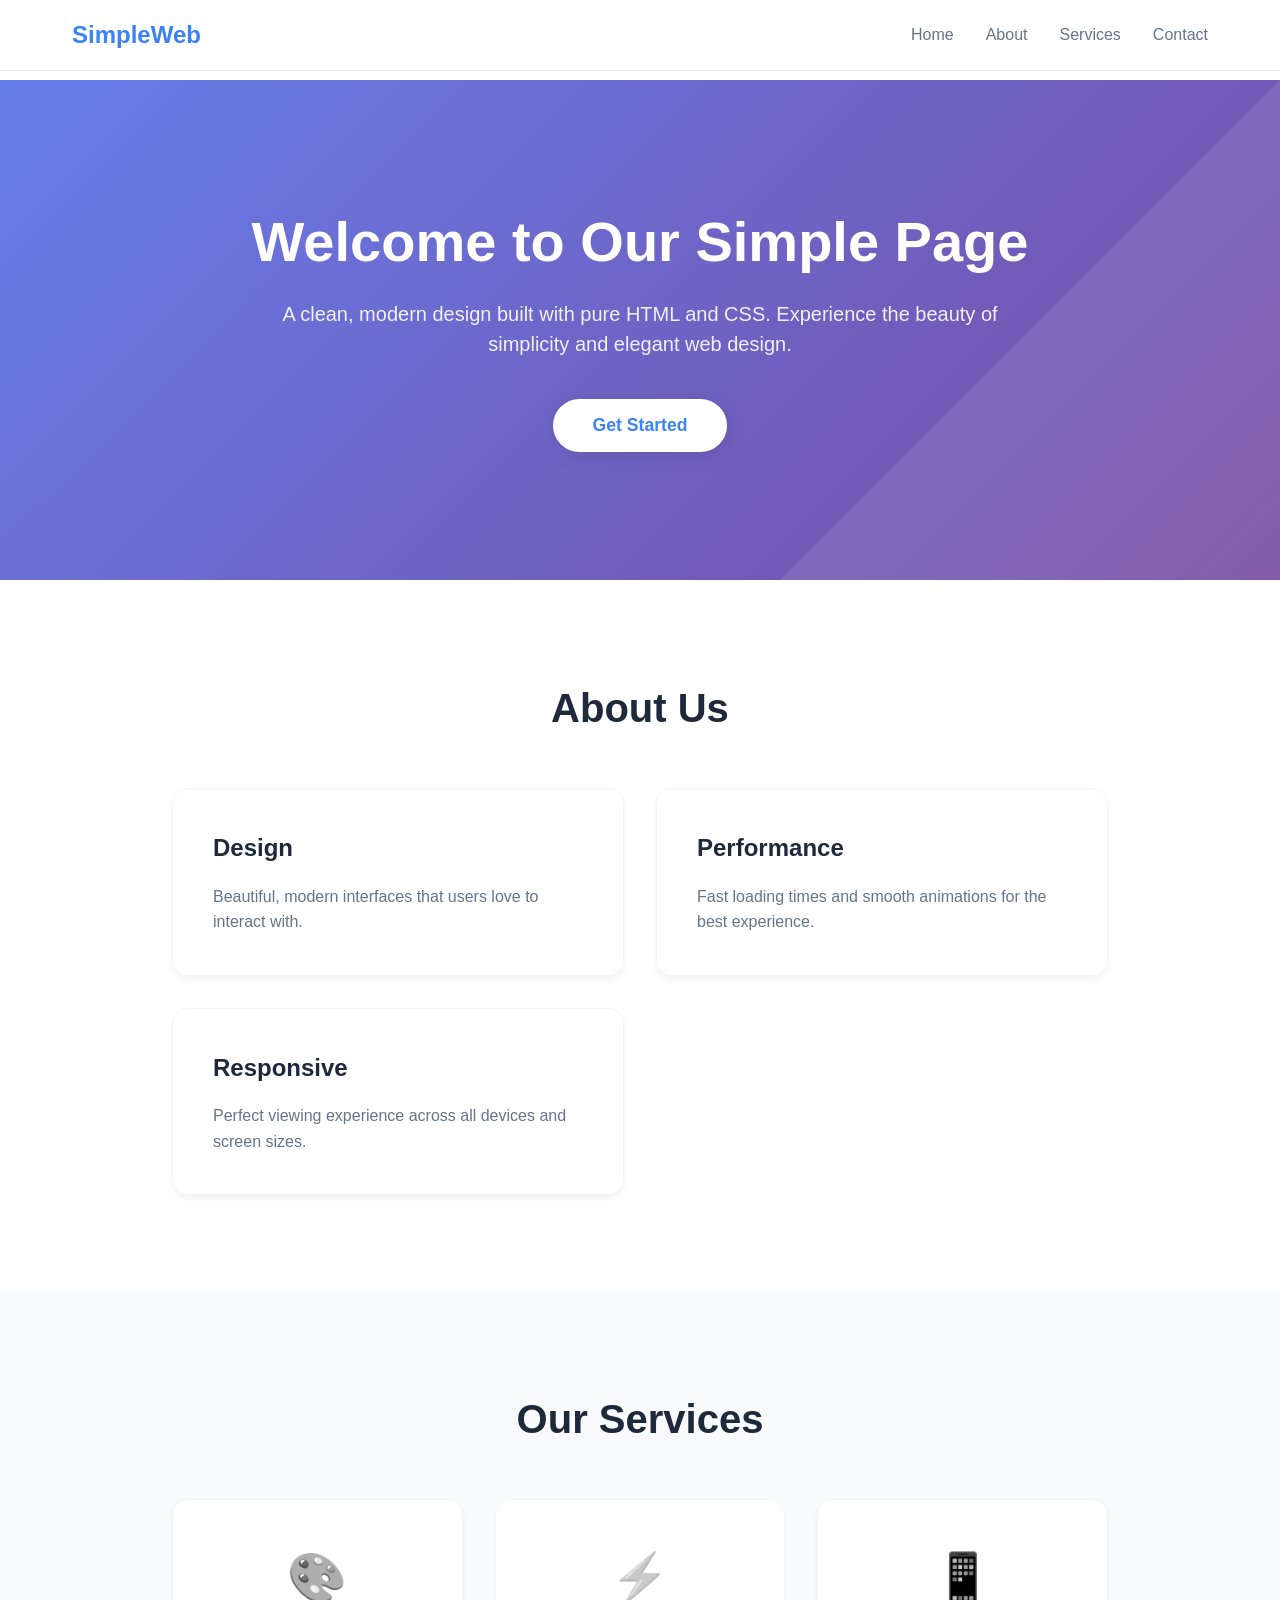
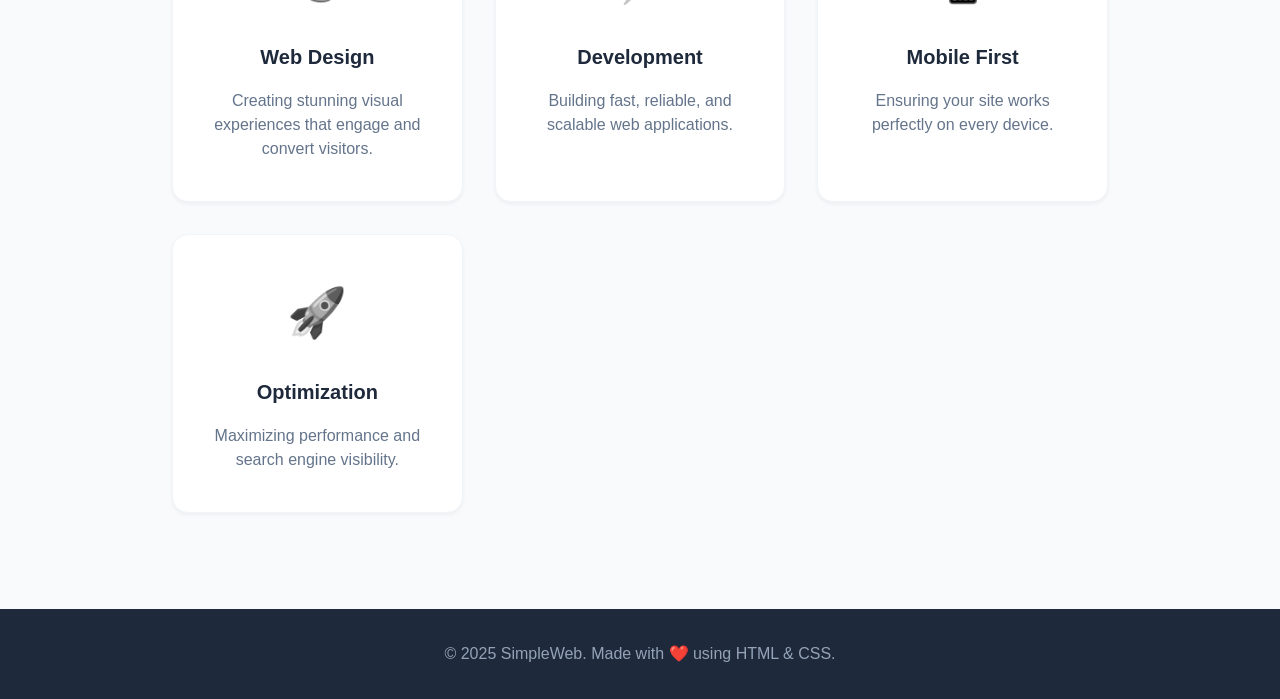
<file: templates/business-services.html>
<!doctype html>
<html lang="en">
<head>
    <meta charset="UTF-8" />
    <link rel="icon" type="image/svg+xml" href="/vite.svg" />
    <meta name="viewport" content="width=device-width, initial-scale=1.0" />
    <title>Simple HTML CSS Page</title>
    <style>
        /* Reset and base styles */
        * {
            margin: 0;
            padding: 0;
            box-sizing: border-box;
        }

        body {
            font-family: 'Inter', -apple-system, BlinkMacSystemFont, 'Segoe UI', Roboto, sans-serif;
            line-height: 1.6;
            color: #333;
            background-color: #ffffff;
        }

        .container {
            max-width: 1200px;
            margin: 0 auto;
            padding: 0 2rem;
        }

        /* Header and Navigation */
        .header {
            background: rgba(255, 255, 255, 0.95);
            backdrop-filter: blur(10px);
            border-bottom: 1px solid rgba(0, 0, 0, 0.1);
            position: fixed;
            top: 0;
            left: 0;
            right: 0;
            z-index: 1000;
            transition: all 0.3s ease;
        }

        .nav {
            display: flex;
            justify-content: space-between;
            align-items: center;
            padding: 1rem 2rem;
            max-width: 1200px;
            margin: 0 auto;
        }

        .logo h2 {
            color: #3b82f6;
            font-weight: 700;
            font-size: 1.5rem;
        }

        .nav-links {
            display: flex;
            list-style: none;
            gap: 2rem;
        }

        .nav-links a {
            text-decoration: none;
            color: #64748b;
            font-weight: 500;
            transition: color 0.3s ease;
            position: relative;
        }

        .nav-links a:hover {
            color: #3b82f6;
        }

        .nav-links a::after {
            content: '';
            position: absolute;
            bottom: -4px;
            left: 0;
            width: 0;
            height: 2px;
            background: #3b82f6;
            transition: width 0.3s ease;
        }

        .nav-links a:hover::after {
            width: 100%;
        }

        /* Main content */
        .main {
            margin-top: 80px;
        }

        /* Hero section */
        .hero {
            background: linear-gradient(135deg, #667eea 0%, #764ba2 100%);
            color: white;
            padding: 8rem 2rem;
            text-align: center;
            position: relative;
            overflow: hidden;
        }

        .hero::before {
            content: '';
            position: absolute;
            top: 0;
            left: 0;
            right: 0;
            bottom: 0;
            background: url('data:image/svg+xml,<svg xmlns="http://www.w3.org/2000/svg" viewBox="0 0 1000 1000"><polygon fill="rgba(255,255,255,0.1)" points="0,1000 1000,0 1000,1000"/></svg>');
            background-size: cover;
        }

        .hero-content {
            position: relative;
            z-index: 1;
            max-width: 800px;
            margin: 0 auto;
        }

        .hero-title {
            font-size: 3.5rem;
            font-weight: 700;
            margin-bottom: 1.5rem;
            line-height: 1.2;
        }

        .hero-description {
            font-size: 1.25rem;
            margin-bottom: 2.5rem;
            opacity: 0.9;
            line-height: 1.5;
        }

        .cta-button {
            background: #ffffff;
            color: #3b82f6;
            padding: 1rem 2.5rem;
            border: none;
            border-radius: 50px;
            font-size: 1.1rem;
            font-weight: 600;
            cursor: pointer;
            transition: all 0.3s ease;
            box-shadow: 0 4px 20px rgba(0, 0, 0, 0.1);
        }

        .cta-button:hover {
            transform: translateY(-2px);
            box-shadow: 0 8px 30px rgba(0, 0, 0, 0.15);
            background: #f8fafc;
        }

        /* Sections */
        .section {
            padding: 6rem 0;
        }

        .section-title {
            text-align: center;
            font-size: 2.5rem;
            font-weight: 700;
            margin-bottom: 3rem;
            color: #1e293b;
        }

        /* Cards */
        .cards {
            display: grid;
            grid-template-columns: repeat(auto-fit, minmax(300px, 1fr));
            gap: 2rem;
            max-width: 1000px;
            margin: 0 auto;
            padding: 0 2rem;
        }

        .card {
            background: white;
            padding: 2.5rem;
            border-radius: 16px;
            box-shadow: 0 4px 6px rgba(0, 0, 0, 0.05);
            transition: all 0.3s ease;
            border: 1px solid #f1f5f9;
        }

        .card:hover {
            transform: translateY(-8px);
            box-shadow: 0 20px 40px rgba(0, 0, 0, 0.1);
        }

        .card h3 {
            font-size: 1.5rem;
            font-weight: 600;
            margin-bottom: 1rem;
            color: #1e293b;
        }

        .card p {
            color: #64748b;
            line-height: 1.6;
        }

        /* Services section */
        .services-section {
            background: #f8fafc;
        }

        .services-grid {
            display: grid;
            grid-template-columns: repeat(auto-fit, minmax(250px, 1fr));
            gap: 2rem;
            max-width: 1000px;
            margin: 0 auto;
            padding: 0 2rem;
        }

        .service-item {
            background: white;
            padding: 2.5rem 2rem;
            border-radius: 16px;
            text-align: center;
            transition: all 0.3s ease;
            box-shadow: 0 2px 4px rgba(0, 0, 0, 0.05);
            border: 1px solid #f1f5f9;
        }

        .service-item:hover {
            transform: translateY(-4px);
            box-shadow: 0 12px 30px rgba(0, 0, 0, 0.1);
        }

        .service-icon {
            font-size: 3rem;
            margin-bottom: 1.5rem;
            filter: grayscale(1);
            transition: filter 0.3s ease;
        }

        .service-item:hover .service-icon {
            filter: grayscale(0);
        }

        .service-item h3 {
            font-size: 1.25rem;
            font-weight: 600;
            margin-bottom: 1rem;
            color: #1e293b;
        }

        .service-item p {
            color: #64748b;
            line-height: 1.5;
        }

        /* Footer */
        .footer {
            background: #1e293b;
            color: white;
            text-align: center;
            padding: 2rem 0;
        }

        .footer p {
            color: #94a3b8;
        }

        /* Responsive design */
        @media (max-width: 768px) {
            .nav {
                flex-direction: column;
                gap: 1rem;
                padding: 1rem;
            }

            .nav-links {
                gap: 1rem;
            }

            .hero {
                padding: 6rem 1rem;
            }

            .hero-title {
                font-size: 2.5rem;
            }

            .hero-description {
                font-size: 1.1rem;
            }

            .section {
                padding: 4rem 0;
            }

            .section-title {
                font-size: 2rem;
            }

            .cards {
                grid-template-columns: 1fr;
                padding: 0 1rem;
            }

            .services-grid {
                grid-template-columns: 1fr;
                padding: 0 1rem;
            }
        }

        @media (max-width: 480px) {
            .hero-title {
                font-size: 2rem;
            }

            .cta-button {
                padding: 0.875rem 2rem;
                font-size: 1rem;
            }

            .card {
                padding: 2rem;
            }

            .service-item {
                padding: 2rem 1.5rem;
            }
        }

        /* Smooth scrolling */
        html {
            scroll-behavior: smooth;
        }

        /* Animation for elements coming into view */
        @keyframes fadeInUp {
            from {
                opacity: 0;
                transform: translateY(30px);
            }
            to {
                opacity: 1;
                transform: translateY(0);
            }
        }

        .card,
        .service-item {
            animation: fadeInUp 0.6s ease forwards;
        }

        /* Subtle hover effects for interactive elements */
        a, button, .card, .service-item {
            cursor: pointer;
        }

        /* Focus states for accessibility */
        button:focus,
        a:focus {
            outline: 2px solid #3b82f6;
            outline-offset: 2px;
        }
    </style>
</head>
<body>
<header class="header">
    <nav class="nav">
        <div class="logo">
            <h2>SimpleWeb</h2>
        </div>
        <ul class="nav-links">
            <li><a href="#home">Home</a></li>
            <li><a href="#about">About</a></li>
            <li><a href="#services">Services</a></li>
            <li><a href="#contact">Contact</a></li>
        </ul>
    </nav>
</header>

<main class="main">
    <section id="home" class="hero">
        <div class="hero-content">
            <h1 class="hero-title">Welcome to Our Simple Page</h1>
            <p class="hero-description">
                A clean, modern design built with pure HTML and CSS.
                Experience the beauty of simplicity and elegant web design.
            </p>
            <button class="cta-button">Get Started</button>
        </div>
    </section>

    <section id="about" class="section">
        <div class="container">
            <h2 class="section-title">About Us</h2>
            <div class="cards">
                <div class="card">
                    <h3>Design</h3>
                    <p>Beautiful, modern interfaces that users love to interact with.</p>
                </div>
                <div class="card">
                    <h3>Performance</h3>
                    <p>Fast loading times and smooth animations for the best experience.</p>
                </div>
                <div class="card">
                    <h3>Responsive</h3>
                    <p>Perfect viewing experience across all devices and screen sizes.</p>
                </div>
            </div>
        </div>
    </section>

    <section id="services" class="section services-section">
        <div class="container">
            <h2 class="section-title">Our Services</h2>
            <div class="services-grid">
                <div class="service-item">
                    <div class="service-icon">🎨</div>
                    <h3>Web Design</h3>
                    <p>Creating stunning visual experiences that engage and convert visitors.</p>
                </div>
                <div class="service-item">
                    <div class="service-icon">⚡</div>
                    <h3>Development</h3>
                    <p>Building fast, reliable, and scalable web applications.</p>
                </div>
                <div class="service-item">
                    <div class="service-icon">📱</div>
                    <h3>Mobile First</h3>
                    <p>Ensuring your site works perfectly on every device.</p>
                </div>
                <div class="service-item">
                    <div class="service-icon">🚀</div>
                    <h3>Optimization</h3>
                    <p>Maximizing performance and search engine visibility.</p>
                </div>
            </div>
        </div>
    </section>
</main>

<footer class="footer">
    <div class="container">
        <p>&copy; 2025 SimpleWeb. Made with ❤️ using HTML & CSS.</p>
    </div>
</footer>
</body>
</html>
</file>
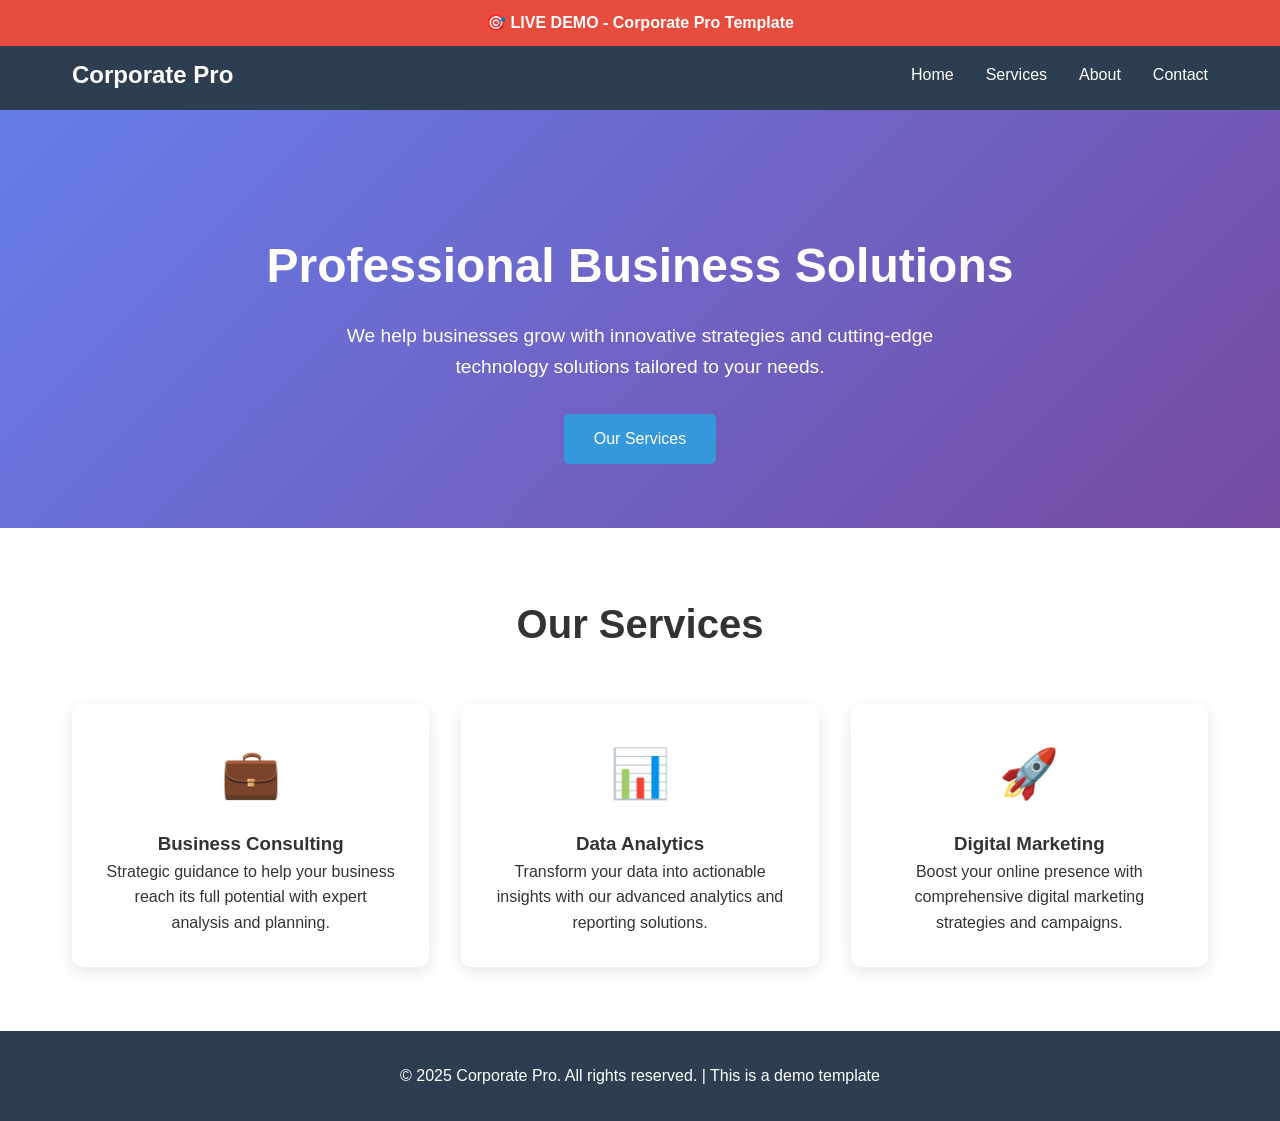
<file: templates/corportate-pro.html>
<!DOCTYPE html>
<html lang="en">
<head>
    <meta charset="UTF-8">
    <meta name="viewport" content="width=device-width, initial-scale=1.0">
    <title>Corporate Pro - Business Template</title>
    <style>
        * {
            margin: 0;
            padding: 0;
            box-sizing: border-box;
        }
        
        body {
            font-family: 'Arial', sans-serif;
            line-height: 1.6;
            color: #333;
        }
        
        .header {
            background: #2c3e50;
            color: white;
            padding: 1rem 0;
            position: fixed;
            width: 100%;
            top: 0;
            z-index: 1000;
        }
        
        .nav {
            max-width: 1200px;
            margin: 0 auto;
            display: flex;
            justify-content: space-between;
            align-items: center;
            padding: 0 2rem;
        }
        
        .logo {
            font-size: 1.5rem;
            font-weight: bold;
        }
        
        .nav-links {
            display: flex;
            list-style: none;
            gap: 2rem;
        }
        
        .nav-links a {
            color: white;
            text-decoration: none;
            transition: color 0.3s;
        }
        
        .nav-links a:hover {
            color: #3498db;
        }
        
        .hero {
            background: linear-gradient(135deg, #667eea 0%, #764ba2 100%);
            color: white;
            padding: 8rem 2rem 4rem;
            text-align: center;
            margin-top: 60px;
        }
        
        .hero h1 {
            font-size: 3rem;
            margin-bottom: 1rem;
        }
        
        .hero p {
            font-size: 1.2rem;
            margin-bottom: 2rem;
            max-width: 600px;
            margin-left: auto;
            margin-right: auto;
        }
        
        .btn {
            display: inline-block;
            background: #3498db;
            color: white;
            padding: 12px 30px;
            text-decoration: none;
            border-radius: 5px;
            transition: background 0.3s;
        }
        
        .btn:hover {
            background: #2980b9;
        }
        
        .services {
            padding: 4rem 2rem;
            max-width: 1200px;
            margin: 0 auto;
        }
        
        .services h2 {
            text-align: center;
            margin-bottom: 3rem;
            font-size: 2.5rem;
        }
        
        .service-grid {
            display: grid;
            grid-template-columns: repeat(auto-fit, minmax(300px, 1fr));
            gap: 2rem;
        }
        
        .service-card {
            background: white;
            padding: 2rem;
            border-radius: 10px;
            box-shadow: 0 5px 15px rgba(0,0,0,0.1);
            text-align: center;
            transition: transform 0.3s;
        }
        
        .service-card:hover {
            transform: translateY(-5px);
        }
        
        .service-icon {
            font-size: 3rem;
            margin-bottom: 1rem;
        }
        
        .footer {
            background: #2c3e50;
            color: white;
            text-align: center;
            padding: 2rem;
        }
        
        .demo-banner {
            background: #e74c3c;
            color: white;
            text-align: center;
            padding: 10px;
            position: fixed;
            top: 0;
            width: 100%;
            z-index: 1001;
            font-weight: bold;
        }
        
        .header {
            top: 40px;
        }
        
        .hero {
            margin-top: 100px;
        }
    </style>
</head>
<body>
    <div class="demo-banner">
        🎯 LIVE DEMO - Corporate Pro Template
    </div>
    
    <header class="header">
        <nav class="nav">
            <div class="logo">Corporate Pro</div>
            <ul class="nav-links">
                <li><a href="#home">Home</a></li>
                <li><a href="#services">Services</a></li>
                <li><a href="#about">About</a></li>
                <li><a href="#contact">Contact</a></li>
            </ul>
        </nav>
    </header>
    
    <section class="hero">
        <h1>Professional Business Solutions</h1>
        <p>We help businesses grow with innovative strategies and cutting-edge technology solutions tailored to your needs.</p>
        <a href="#services" class="btn">Our Services</a>
    </section>
    
    <section class="services" id="services">
        <h2>Our Services</h2>
        <div class="service-grid">
            <div class="service-card">
                <div class="service-icon">💼</div>
                <h3>Business Consulting</h3>
                <p>Strategic guidance to help your business reach its full potential with expert analysis and planning.</p>
            </div>
            <div class="service-card">
                <div class="service-icon">📊</div>
                <h3>Data Analytics</h3>
                <p>Transform your data into actionable insights with our advanced analytics and reporting solutions.</p>
            </div>
            <div class="service-card">
                <div class="service-icon">🚀</div>
                <h3>Digital Marketing</h3>
                <p>Boost your online presence with comprehensive digital marketing strategies and campaigns.</p>
            </div>
        </div>
    </section>
    
    <footer class="footer">
        <p>&copy; 2025 Corporate Pro. All rights reserved. | This is a demo template</p>
    </footer>
</body>
</html>
</file>
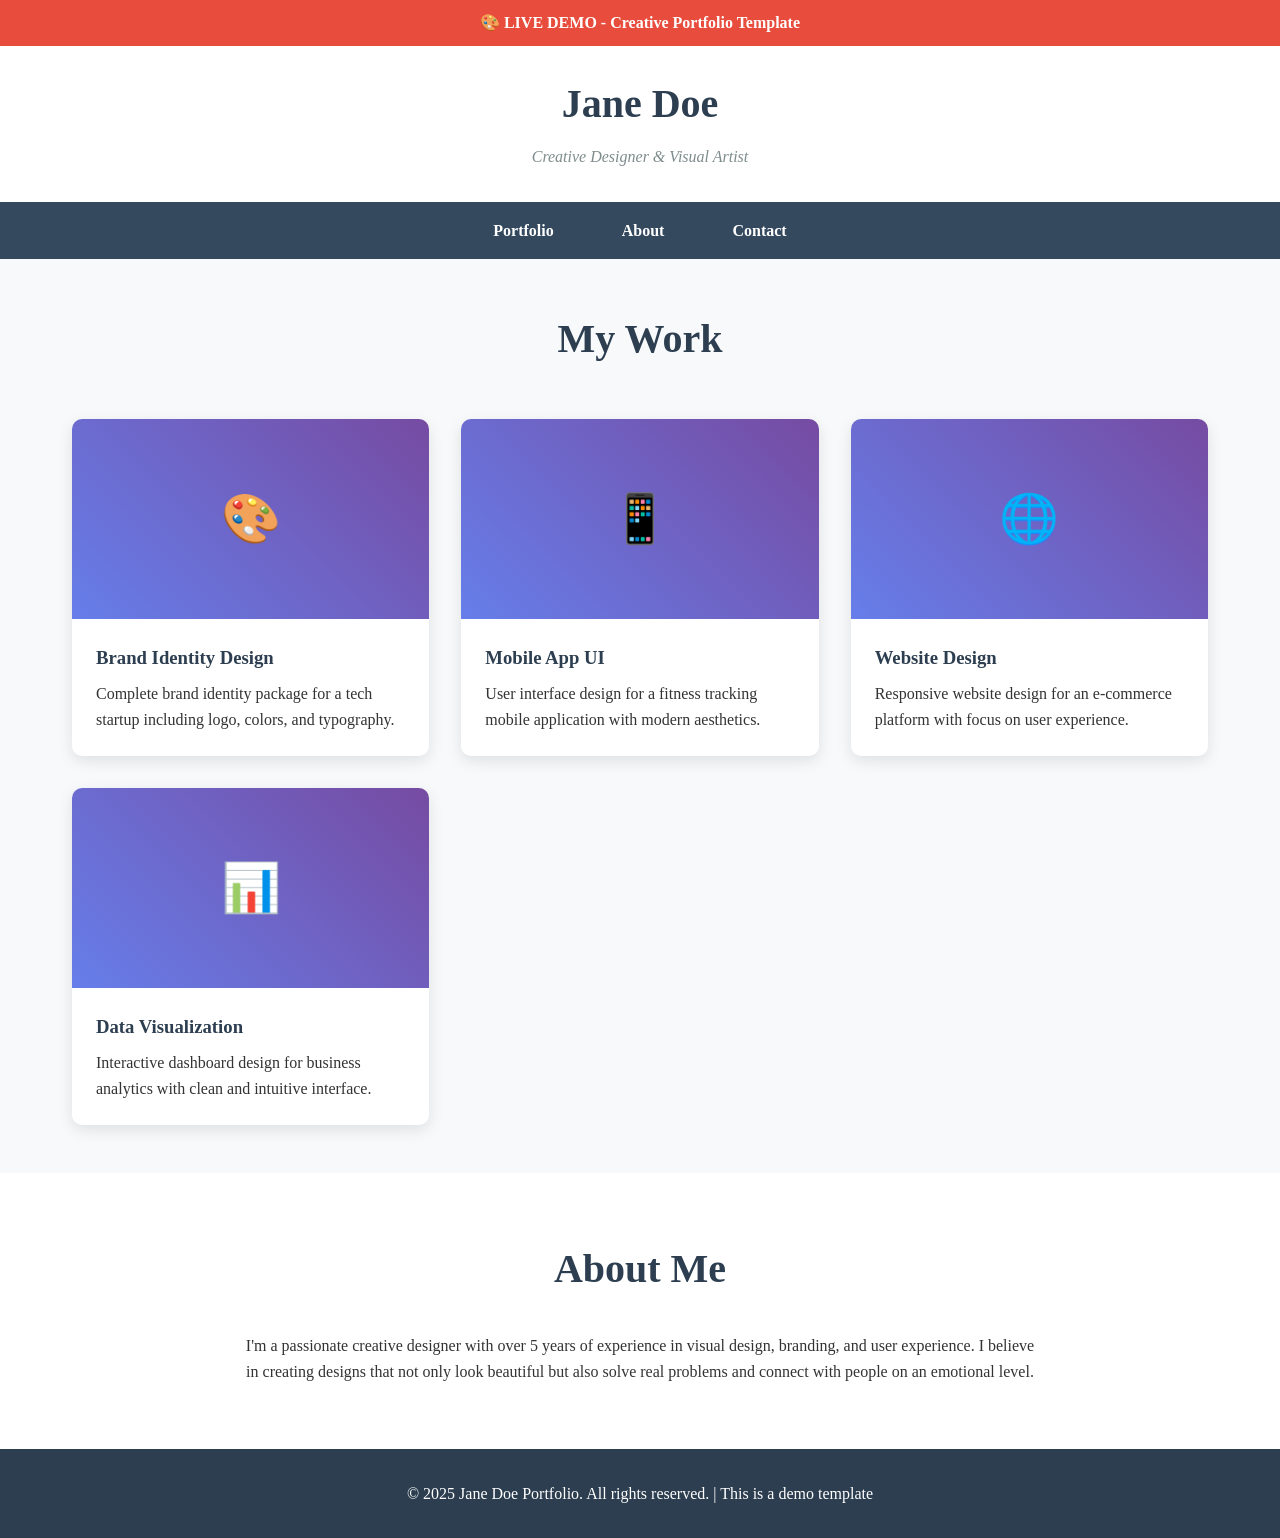
<file: templates/creative-portfolio.html>
<!DOCTYPE html>
<html lang="en">
<head>
    <meta charset="UTF-8">
    <meta name="viewport" content="width=device-width, initial-scale=1.0">
    <title>Creative Portfolio - Designer Template</title>
    <style>
        * {
            margin: 0;
            padding: 0;
            box-sizing: border-box;
        }
        
        body {
            font-family: 'Georgia', serif;
            line-height: 1.6;
            color: #333;
            background: #f8f9fa;
        }
        
        .demo-banner {
            background: #e74c3c;
            color: white;
            text-align: center;
            padding: 10px;
            position: fixed;
            top: 0;
            width: 100%;
            z-index: 1001;
            font-weight: bold;
        }
        
        .header {
            background: white;
            padding: 2rem;
            text-align: center;
            margin-top: 40px;
            box-shadow: 0 2px 10px rgba(0,0,0,0.1);
        }
        
        .header h1 {
            font-size: 2.5rem;
            margin-bottom: 0.5rem;
            color: #2c3e50;
        }
        
        .header p {
            color: #7f8c8d;
            font-style: italic;
        }
        
        .nav {
            background: #34495e;
            padding: 1rem;
            text-align: center;
        }
        
        .nav a {
            color: white;
            text-decoration: none;
            margin: 0 2rem;
            font-weight: bold;
            transition: color 0.3s;
        }
        
        .nav a:hover {
            color: #e67e22;
        }
        
        .portfolio {
            max-width: 1200px;
            margin: 3rem auto;
            padding: 0 2rem;
        }
        
        .portfolio h2 {
            text-align: center;
            margin-bottom: 3rem;
            font-size: 2.5rem;
            color: #2c3e50;
        }
        
        .gallery {
            display: grid;
            grid-template-columns: repeat(auto-fit, minmax(300px, 1fr));
            gap: 2rem;
        }
        
        .gallery-item {
            background: white;
            border-radius: 10px;
            overflow: hidden;
            box-shadow: 0 5px 15px rgba(0,0,0,0.1);
            transition: transform 0.3s;
        }
        
        .gallery-item:hover {
            transform: scale(1.05);
        }
        
        .gallery-img {
            width: 100%;
            height: 200px;
            background: linear-gradient(45deg, #667eea, #764ba2);
            display: flex;
            align-items: center;
            justify-content: center;
            color: white;
            font-size: 3rem;
        }
        
        .gallery-content {
            padding: 1.5rem;
        }
        
        .gallery-content h3 {
            margin-bottom: 0.5rem;
            color: #2c3e50;
        }
        
        .about {
            background: white;
            padding: 4rem 2rem;
            margin-top: 3rem;
        }
        
        .about-content {
            max-width: 800px;
            margin: 0 auto;
            text-align: center;
        }
        
        .about h2 {
            margin-bottom: 2rem;
            font-size: 2.5rem;
            color: #2c3e50;
        }
        
        .footer {
            background: #2c3e50;
            color: white;
            text-align: center;
            padding: 2rem;
        }
    </style>
</head>
<body>
    <div class="demo-banner">
        🎨 LIVE DEMO - Creative Portfolio Template
    </div>
    
    <header class="header">
        <h1>Jane Doe</h1>
        <p>Creative Designer & Visual Artist</p>
    </header>
    
    <nav class="nav">
        <a href="#portfolio">Portfolio</a>
        <a href="#about">About</a>
        <a href="#contact">Contact</a>
    </nav>
    
    <section class="portfolio" id="portfolio">
        <h2>My Work</h2>
        <div class="gallery">
            <div class="gallery-item">
                <div class="gallery-img">🎨</div>
                <div class="gallery-content">
                    <h3>Brand Identity Design</h3>
                    <p>Complete brand identity package for a tech startup including logo, colors, and typography.</p>
                </div>
            </div>
            <div class="gallery-item">
                <div class="gallery-img">📱</div>
                <div class="gallery-content">
                    <h3>Mobile App UI</h3>
                    <p>User interface design for a fitness tracking mobile application with modern aesthetics.</p>
                </div>
            </div>
            <div class="gallery-item">
                <div class="gallery-img">🌐</div>
                <div class="gallery-content">
                    <h3>Website Design</h3>
                    <p>Responsive website design for an e-commerce platform with focus on user experience.</p>
                </div>
            </div>
            <div class="gallery-item">
                <div class="gallery-img">📊</div>
                <div class="gallery-content">
                    <h3>Data Visualization</h3>
                    <p>Interactive dashboard design for business analytics with clean and intuitive interface.</p>
                </div>
            </div>
        </div>
    </section>
    
    <section class="about" id="about">
        <div class="about-content">
            <h2>About Me</h2>
            <p>I'm a passionate creative designer with over 5 years of experience in visual design, branding, and user experience. I believe in creating designs that not only look beautiful but also solve real problems and connect with people on an emotional level.</p>
        </div>
    </section>
    
    <footer class="footer">
        <p>&copy; 2025 Jane Doe Portfolio. All rights reserved. | This is a demo template</p>
    </footer>
</body>
</html>
</file>
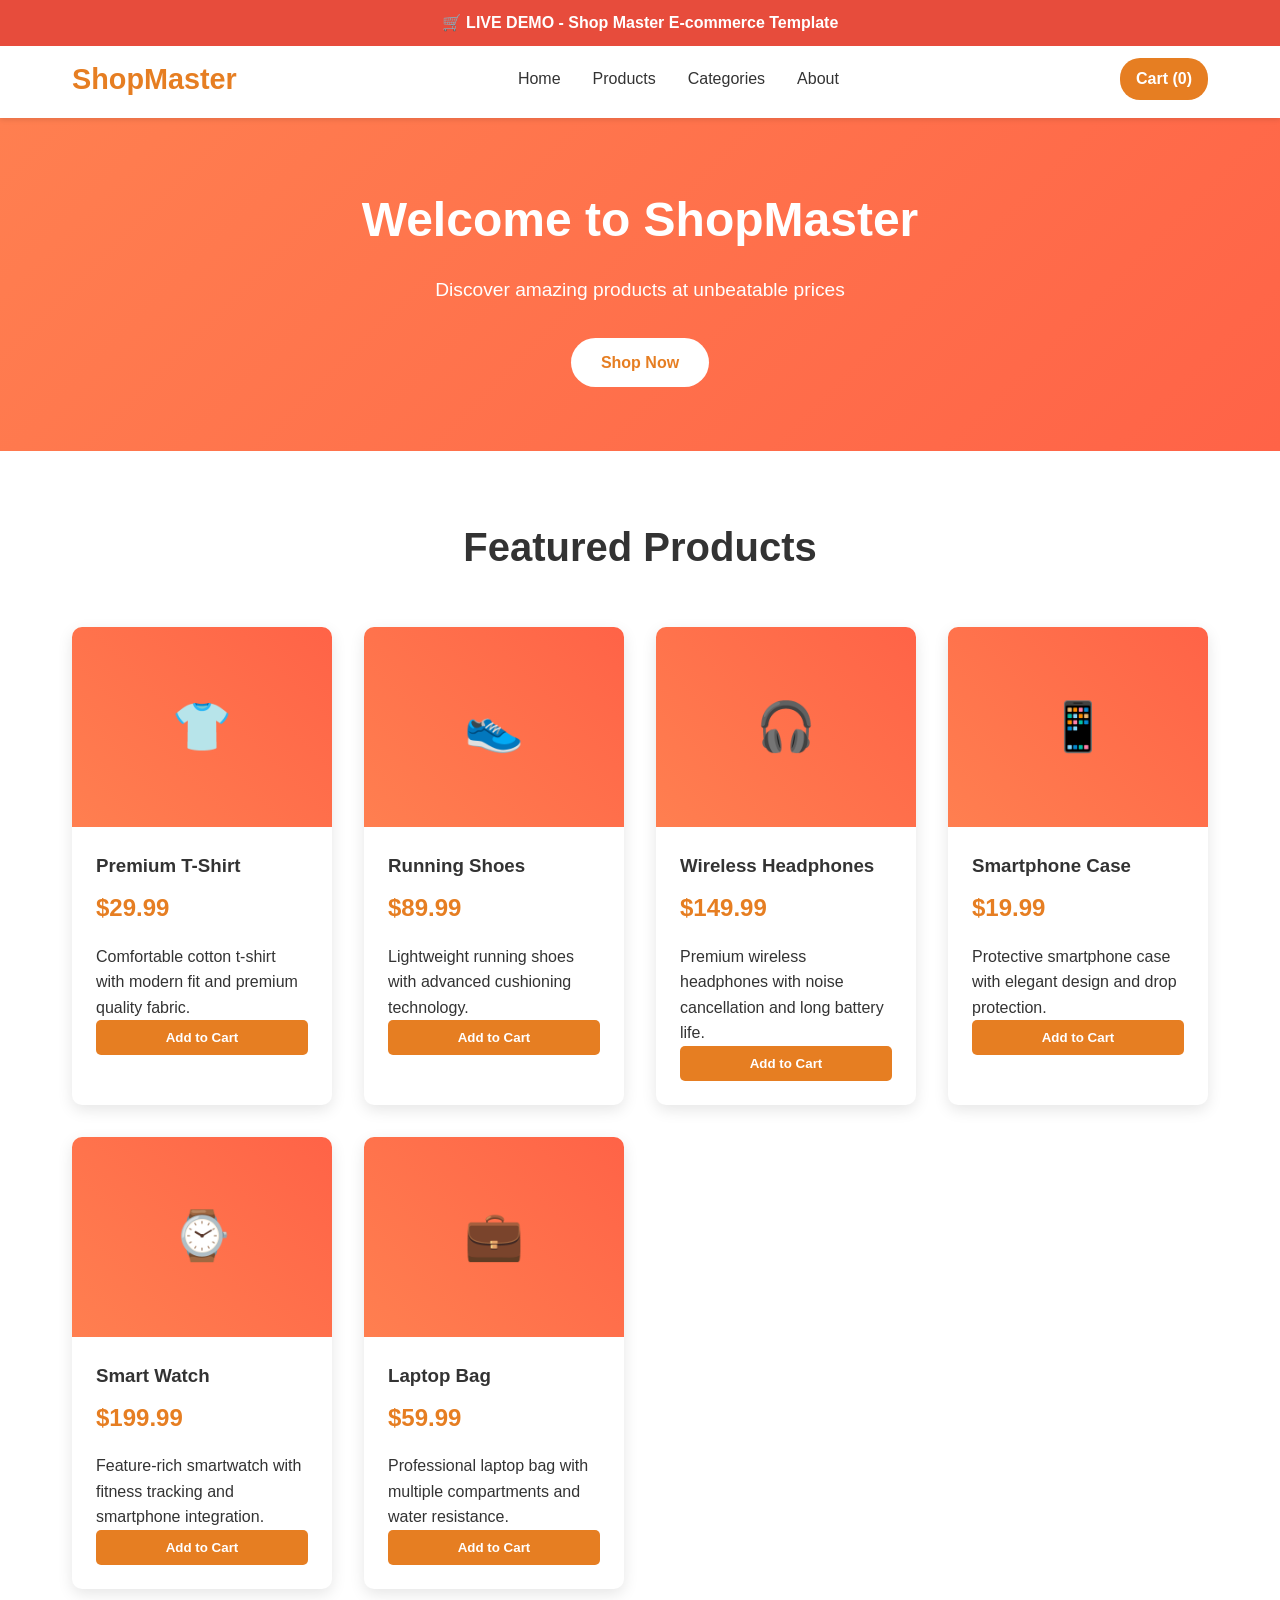
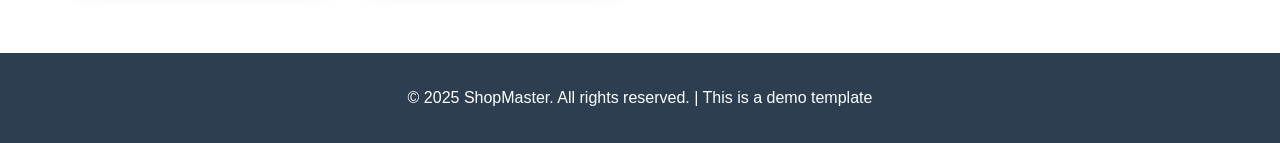
<file: templates/shop-master.html>
<!DOCTYPE html>
<html lang="en">
<head>
    <meta charset="UTF-8">
    <meta name="viewport" content="width=device-width, initial-scale=1.0">
    <title>Shop Master - E-commerce Template</title>
    <style>
        * {
            margin: 0;
            padding: 0;
            box-sizing: border-box;
        }
        
        body {
            font-family: 'Arial', sans-serif;
            line-height: 1.6;
            color: #333;
        }
        
        .demo-banner {
            background: #e74c3c;
            color: white;
            text-align: center;
            padding: 10px;
            position: fixed;
            top: 0;
            width: 100%;
            z-index: 1001;
            font-weight: bold;
        }
        
        .header {
            background: #fff;
            box-shadow: 0 2px 5px rgba(0,0,0,0.1);
            padding: 1rem 0;
            margin-top: 40px;
            position: sticky;
            top: 40px;
            z-index: 100;
        }
        
        .nav {
            max-width: 1200px;
            margin: 0 auto;
            display: flex;
            justify-content: space-between;
            align-items: center;
            padding: 0 2rem;
        }
        
        .logo {
            font-size: 1.8rem;
            font-weight: bold;
            color: #e67e22;
        }
        
        .nav-links {
            display: flex;
            list-style: none;
            gap: 2rem;
        }
        
        .nav-links a {
            text-decoration: none;
            color: #333;
            font-weight: 500;
            transition: color 0.3s;
        }
        
        .nav-links a:hover {
            color: #e67e22;
        }
        
        .cart {
            background: #e67e22;
            color: white;
            padding: 8px 16px;
            border-radius: 20px;
            text-decoration: none;
            font-weight: bold;
        }
        
        .hero {
            background: linear-gradient(135deg, #ff7f50 0%, #ff6347 100%);
            color: white;
            padding: 4rem 2rem;
            text-align: center;
        }
        
        .hero h1 {
            font-size: 3rem;
            margin-bottom: 1rem;
        }
        
        .hero p {
            font-size: 1.2rem;
            margin-bottom: 2rem;
        }
        
        .btn {
            display: inline-block;
            background: white;
            color: #e67e22;
            padding: 12px 30px;
            text-decoration: none;
            border-radius: 25px;
            font-weight: bold;
            transition: transform 0.3s;
        }
        
        .btn:hover {
            transform: translateY(-2px);
        }
        
        .products {
            max-width: 1200px;
            margin: 4rem auto;
            padding: 0 2rem;
        }
        
        .products h2 {
            text-align: center;
            margin-bottom: 3rem;
            font-size: 2.5rem;
            color: #333;
        }
        
        .product-grid {
            display: grid;
            grid-template-columns: repeat(auto-fit, minmax(250px, 1fr));
            gap: 2rem;
        }
        
        .product-card {
            background: white;
            border-radius: 10px;
            overflow: hidden;
            box-shadow: 0 5px 15px rgba(0,0,0,0.1);
            transition: transform 0.3s;
        }
        
        .product-card:hover {
            transform: translateY(-5px);
        }
        
        .product-img {
            width: 100%;
            height: 200px;
            background: linear-gradient(45deg, #ff7f50, #ff6347);
            display: flex;
            align-items: center;
            justify-content: center;
            color: white;
            font-size: 3rem;
        }
        
        .product-info {
            padding: 1.5rem;
        }
        
        .product-info h3 {
            margin-bottom: 0.5rem;
            color: #333;
        }
        
        .product-price {
            font-size: 1.5rem;
            font-weight: bold;
            color: #e67e22;
            margin-bottom: 1rem;
        }
        
        .add-to-cart {
            width: 100%;
            background: #e67e22;
            color: white;
            border: none;
            padding: 10px;
            border-radius: 5px;
            font-weight: bold;
            cursor: pointer;
            transition: background 0.3s;
        }
        
        .add-to-cart:hover {
            background: #d35400;
        }
        
        .footer {
            background: #2c3e50;
            color: white;
            text-align: center;
            padding: 2rem;
            margin-top: 4rem;
        }
    </style>
</head>
<body>
    <div class="demo-banner">
        🛒 LIVE DEMO - Shop Master E-commerce Template
    </div>
    
    <header class="header">
        <nav class="nav">
            <div class="logo">ShopMaster</div>
            <ul class="nav-links">
                <li><a href="#home">Home</a></li>
                <li><a href="#products">Products</a></li>
                <li><a href="#categories">Categories</a></li>
                <li><a href="#about">About</a></li>
            </ul>
            <a href="#cart" class="cart">Cart (0)</a>
        </nav>
    </header>
    
    <section class="hero">
        <h1>Welcome to ShopMaster</h1>
        <p>Discover amazing products at unbeatable prices</p>
        <a href="#products" class="btn">Shop Now</a>
    </section>
    
    <section class="products" id="products">
        <h2>Featured Products</h2>
        <div class="product-grid">
            <div class="product-card">
                <div class="product-img">👕</div>
                <div class="product-info">
                    <h3>Premium T-Shirt</h3>
                    <div class="product-price">$29.99</div>
                    <p>Comfortable cotton t-shirt with modern fit and premium quality fabric.</p>
                    <button class="add-to-cart">Add to Cart</button>
                </div>
            </div>
            <div class="product-card">
                <div class="product-img">👟</div>
                <div class="product-info">
                    <h3>Running Shoes</h3>
                    <div class="product-price">$89.99</div>
                    <p>Lightweight running shoes with advanced cushioning technology.</p>
                    <button class="add-to-cart">Add to Cart</button>
                </div>
            </div>
            <div class="product-card">
                <div class="product-img">🎧</div>
                <div class="product-info">
                    <h3>Wireless Headphones</h3>
                    <div class="product-price">$149.99</div>
                    <p>Premium wireless headphones with noise cancellation and long battery life.</p>
                    <button class="add-to-cart">Add to Cart</button>
                </div>
            </div>
            <div class="product-card">
                <div class="product-img">📱</div>
                <div class="product-info">
                    <h3>Smartphone Case</h3>
                    <div class="product-price">$19.99</div>
                    <p>Protective smartphone case with elegant design and drop protection.</p>
                    <button class="add-to-cart">Add to Cart</button>
                </div>
            </div>
            <div class="product-card">
                <div class="product-img">⌚</div>
                <div class="product-info">
                    <h3>Smart Watch</h3>
                    <div class="product-price">$199.99</div>
                    <p>Feature-rich smartwatch with fitness tracking and smartphone integration.</p>
                    <button class="add-to-cart">Add to Cart</button>
                </div>
            </div>
            <div class="product-card">
                <div class="product-img">💼</div>
                <div class="product-info">
                    <h3>Laptop Bag</h3>
                    <div class="product-price">$59.99</div>
                    <p>Professional laptop bag with multiple compartments and water resistance.</p>
                    <button class="add-to-cart">Add to Cart</button>
                </div>
            </div>
        </div>
    </section>
    
    <footer class="footer">
        <p>&copy; 2025 ShopMaster. All rights reserved. | This is a demo template</p>
    </footer>
</body>
</html>
</file>
